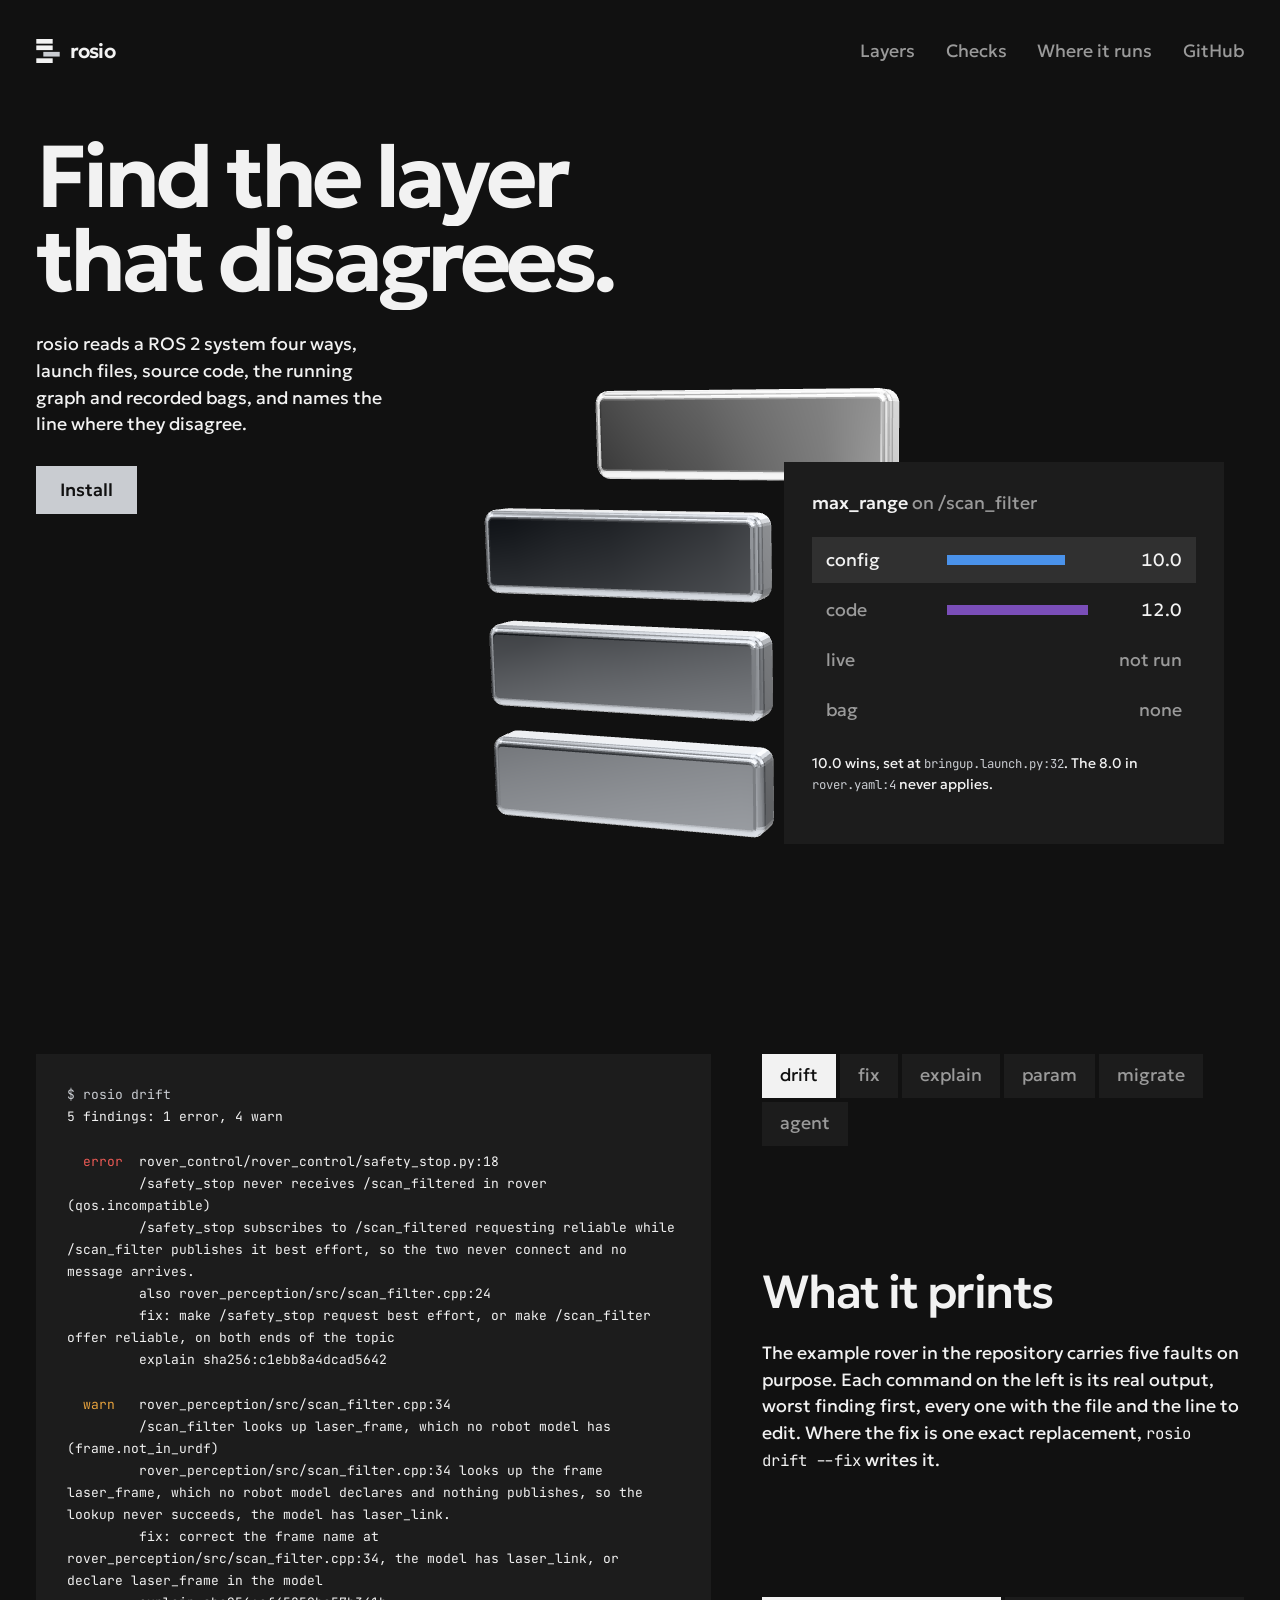
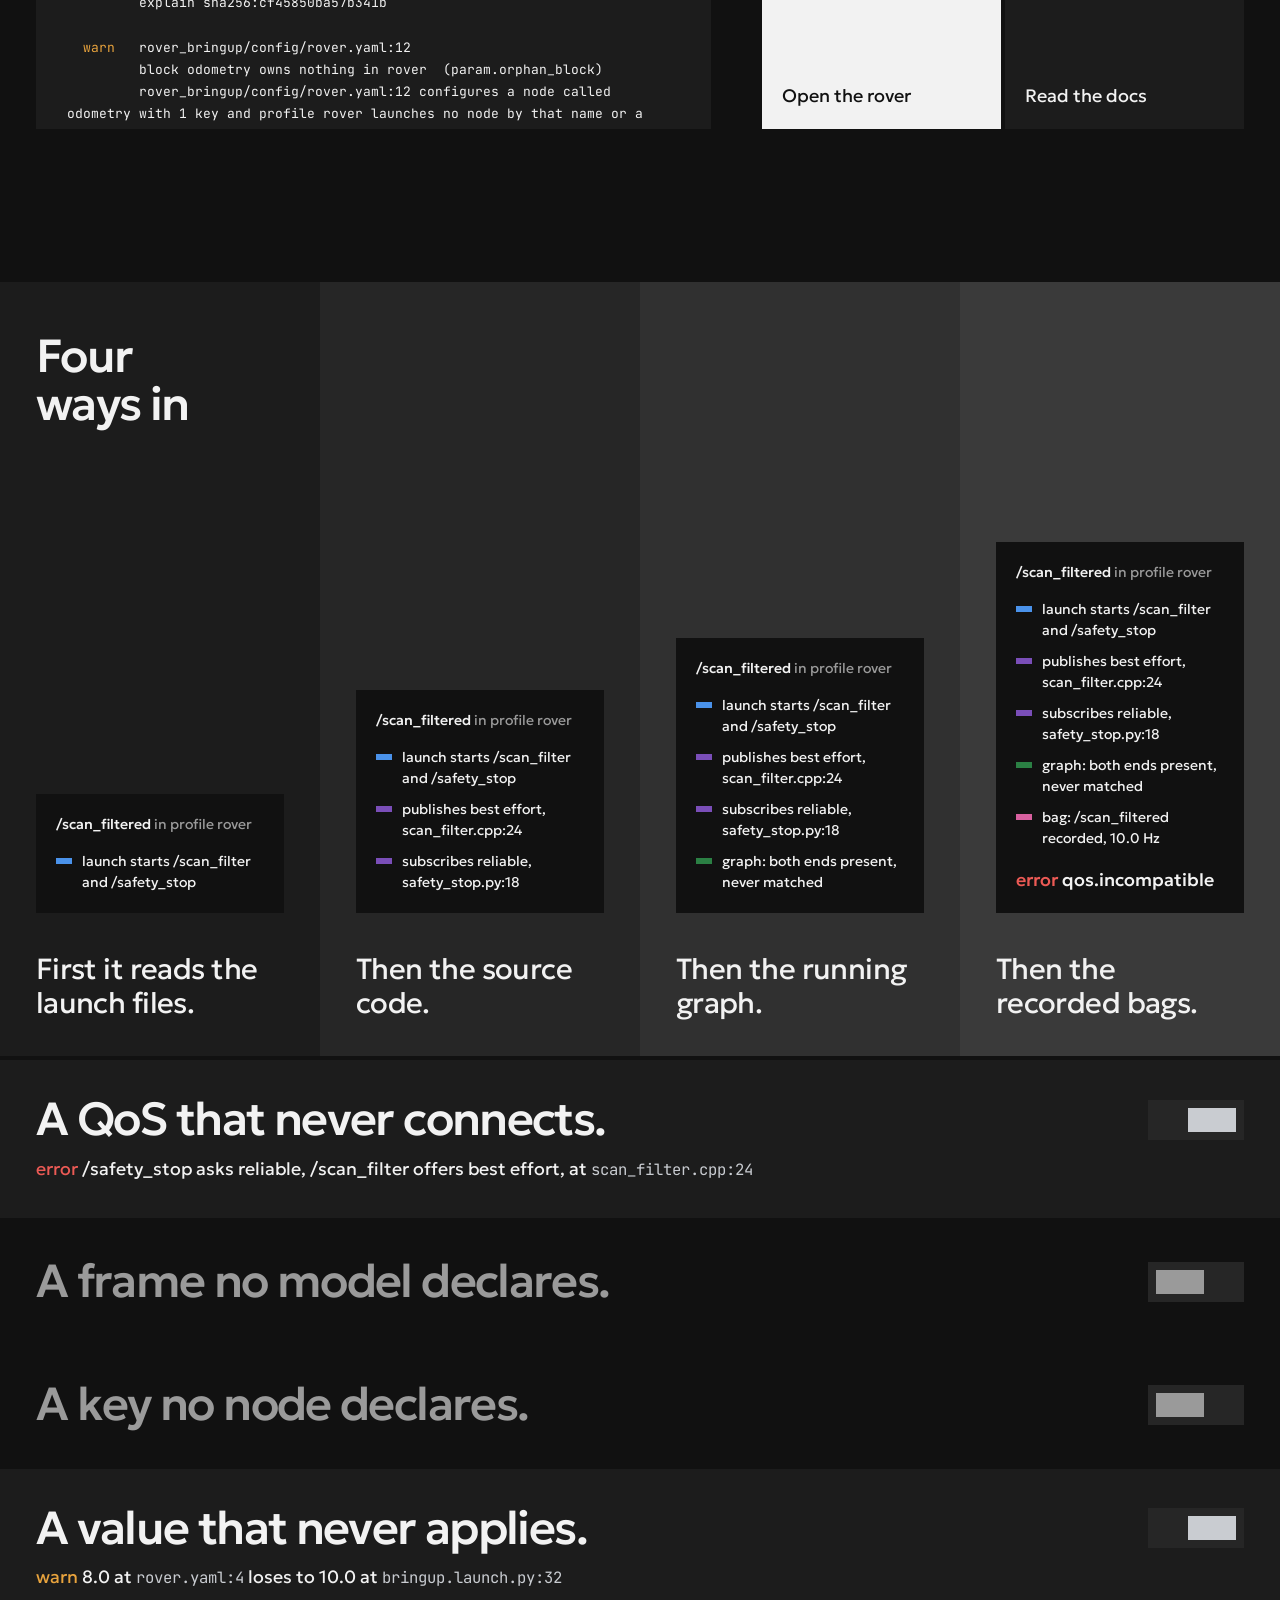
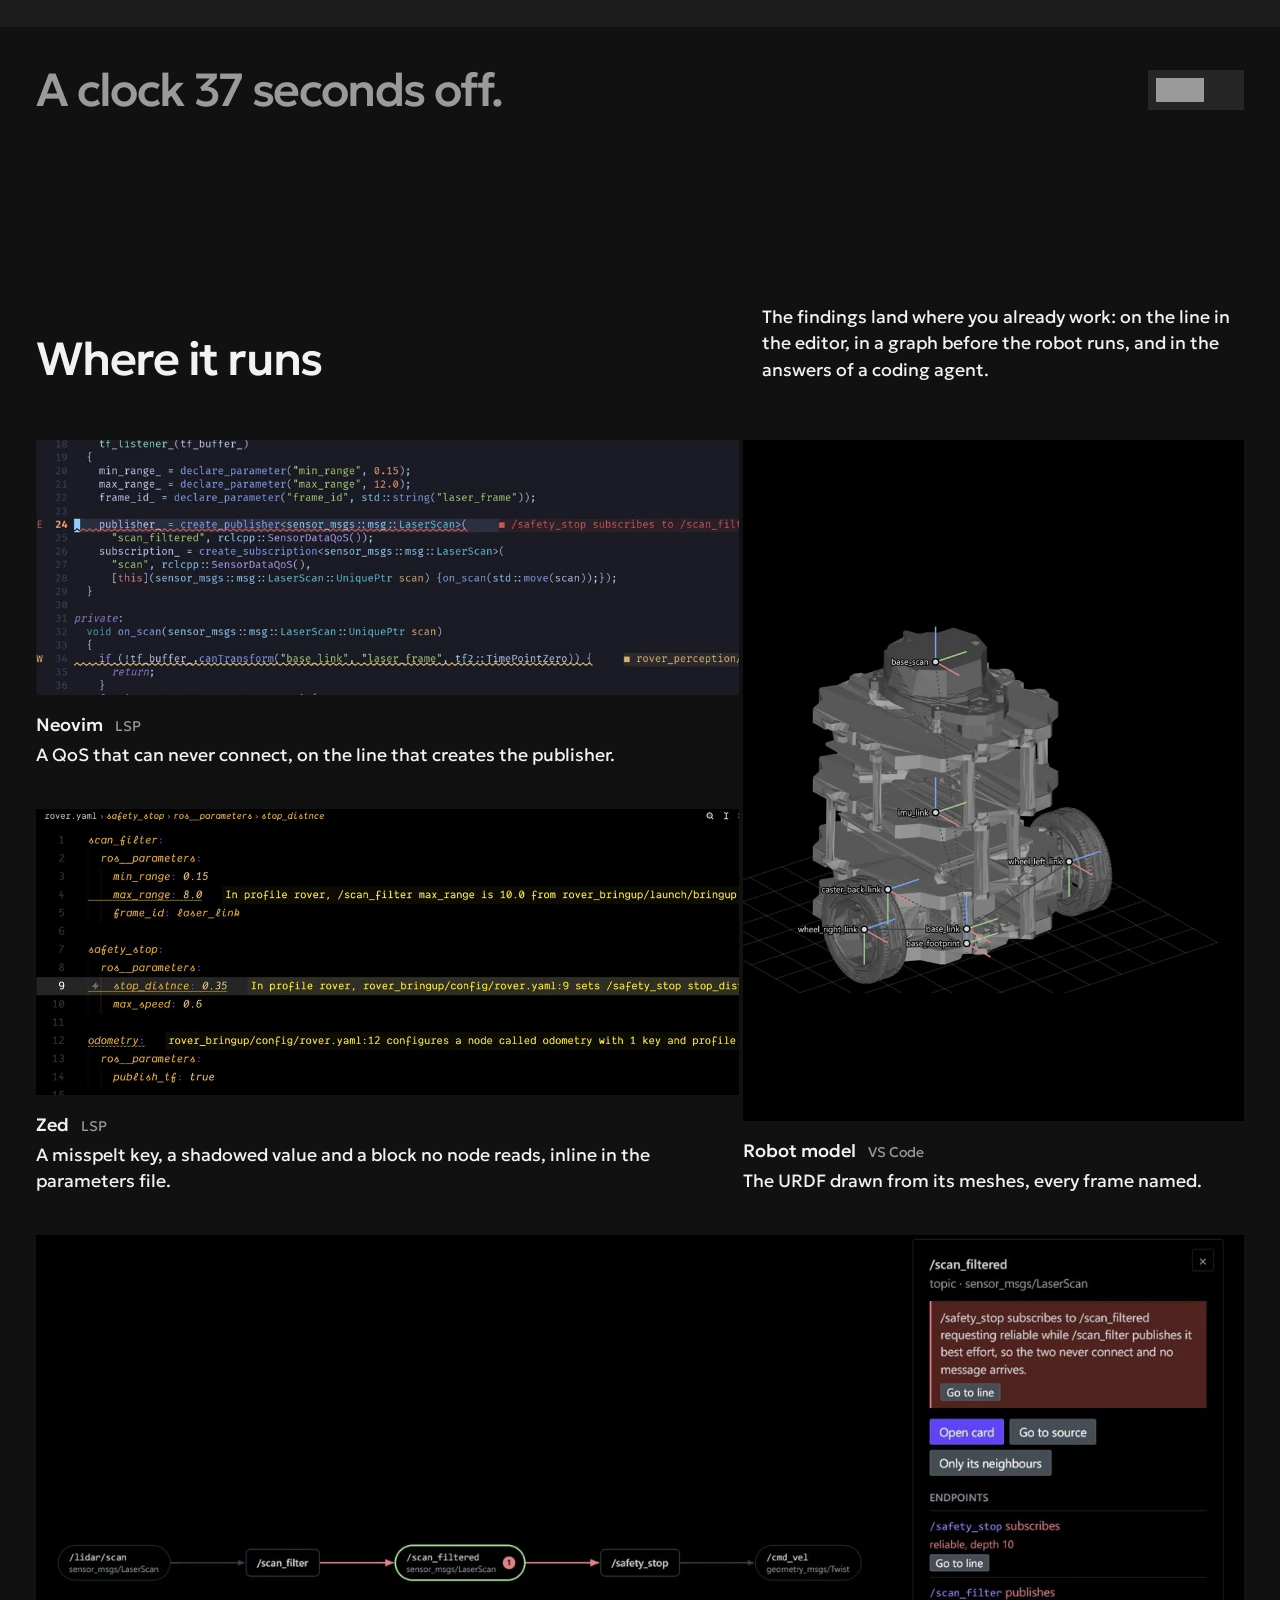
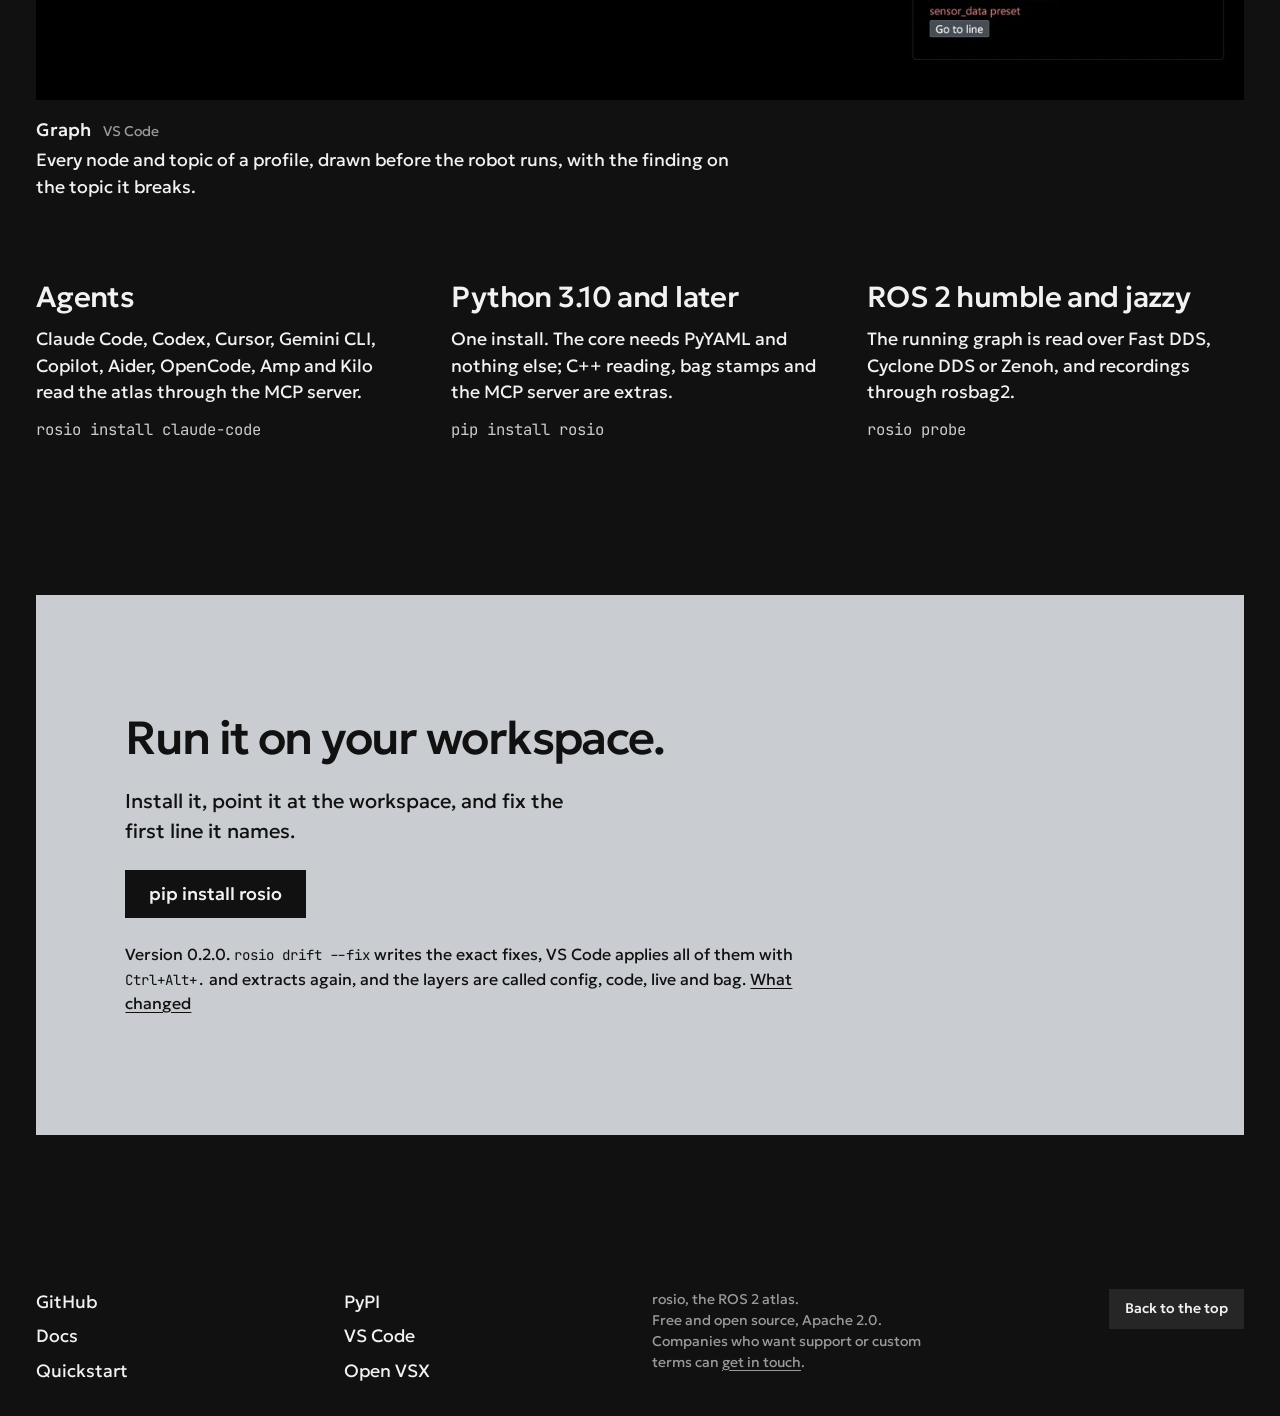
<file: index.html>
<!doctype html>
<html lang="en">
<head>
<meta charset="utf-8">
<meta name="viewport" content="width=device-width, initial-scale=1">
<title>rosio: find the layer that disagrees</title>
<meta name="description" content="rosio reads a ROS 2 system four ways: launch files, source code, the running graph and recorded bags. It names the line where they disagree.">
<link rel="preload" href="assets/fonts/geologica-latin.woff2" as="font" type="font/woff2" crossorigin>
<link rel="icon" href="favicon.svg" type="image/svg+xml">
<link rel="stylesheet" href="site.css">
</head>
<body>
<header class="top">
  <a class="home" href="#top" aria-label="rosio, back to the top">
    <svg viewBox="2 2 20 20.5" aria-hidden="true"><rect x="2" y="2" width="14" height="4"/><rect x="2" y="7.5" width="14" height="4"/><rect class="slid" x="8" y="13" width="14" height="4"/><rect x="2" y="18.5" width="14" height="4"/></svg>
    <span>rosio</span>
  </a>
  <nav aria-label="Sections">
    <a href="#layers">Layers</a>
    <a href="#checks">Checks</a>
    <a href="#where">Where it runs</a>
    <a href="https://github.com/sa1ntsinner/rosio">GitHub</a>
  </nav>
</header>

<main id="top">
<section class="hero" aria-labelledby="hero-title">
  <div class="hero-words">
    <h1 id="hero-title" class="masked"><span><span>Find the layer</span></span> <span><span>that disagrees.</span></span></h1>
    <p class="lead">rosio reads a ROS 2 system four ways, launch files, source code, the running graph and recorded bags, and names the line where they disagree.</p>
    <a class="button" href="#install">Install</a>
  </div>
  <div class="stage">
    <canvas class="solid" aria-hidden="true"></canvas>
    <div class="reader" data-ui aria-label="One parameter of the example rover, read by each layer">
      <p class="reader-name"><b>max_range</b> on /scan_filter</p>
      <div class="scale" role="radiogroup" aria-label="Layer">
        <button role="radio" aria-checked="true" tabindex="0" data-layer="declared" style="--c: var(--declared); --v: 10">
          <span class="layer">config</span><span class="gauge"><i></i></span><span class="value">10.0</span>
        </button>
        <button role="radio" aria-checked="false" tabindex="-1" data-layer="coded" style="--c: var(--coded); --v: 12">
          <span class="layer">code</span><span class="gauge"><i></i></span><span class="value">12.0</span>
        </button>
        <button role="radio" aria-checked="false" tabindex="-1" data-layer="observed" style="--c: var(--observed); --v: 0">
          <span class="layer">live</span><span class="gauge"><i></i></span><span class="value">not run</span>
        </button>
        <button role="radio" aria-checked="false" tabindex="-1" data-layer="recorded" style="--c: var(--recorded); --v: 0">
          <span class="layer">bag</span><span class="gauge"><i></i></span><span class="value">none</span>
        </button>
      </div>
      <p class="readout" aria-live="polite">10.0 wins, set at <code>bringup.launch.py:32</code>. The 8.0 in <code>rover.yaml:4</code> never applies.</p>
    </div>
  </div>
</section>

<section id="output" class="show" aria-labelledby="output-title">
  <figure class="plate" data-ui>
    <pre class="sheet is-on" id="sheet-drift"><span class="prompt">$ rosio drift</span>
5 findings: 1 error, 4 warn

  <span class="sev-error">error</span>  rover_control/rover_control/safety_stop.py:18
         /safety_stop never receives /scan_filtered in rover  (qos.incompatible)
         /safety_stop subscribes to /scan_filtered requesting reliable while /scan_filter publishes it best effort, so the two never connect and no message arrives.
         also rover_perception/src/scan_filter.cpp:24
         fix: make /safety_stop request best effort, or make /scan_filter offer reliable, on both ends of the topic
         explain sha256:c1ebb8a4dcad5642

  <span class="sev-warn">warn</span>   rover_perception/src/scan_filter.cpp:34
         /scan_filter looks up laser_frame, which no robot model has  (frame.not_in_urdf)
         rover_perception/src/scan_filter.cpp:34 looks up the frame laser_frame, which no robot model declares and nothing publishes, so the lookup never succeeds, the model has laser_link.
         fix: correct the frame name at rover_perception/src/scan_filter.cpp:34, the model has laser_link, or declare laser_frame in the model
         explain sha256:cf45850ba57b341b

  <span class="sev-warn">warn</span>   rover_bringup/config/rover.yaml:12
         block odometry owns nothing in rover  (param.orphan_block)
         rover_bringup/config/rover.yaml:12 configures a node called odometry with 1 key and profile rover launches no node by that name or a similar one. Launch the node there, or delete the block at rover_bringup/config/rover.yaml:12 once no profile launches it.
         fix: Launch the node in profile rover, or delete the odometry block once no profile launches it.
         explain sha256:3065b6eec80640a2

  <span class="sev-warn">warn</span>   rover_bringup/config/rover.yaml:9
         stop_distnce is set for /safety_stop and never declared  (param.set_undeclared)
         In profile rover, rover_bringup/config/rover.yaml:9 sets /safety_stop stop_distnce to 0.35 and rover_control/rover_control/safety_stop.py declares no parameter with that name, so the value is ignored. /safety_stop declares stop_distance, which is likely what was meant.
         fix: Rename stop_distnce to stop_distance at rover_bringup/config/rover.yaml:9, or correct the declaration if stop_distance is the misspelling.
         explain sha256:9a95f3b696408c0b

  <span class="sev-warn">warn</span>   rover_bringup/config/rover.yaml:4
         max_range at rover_bringup/config/rover.yaml:4 is overridden  (param.shadowed)
         In profile rover, /scan_filter max_range is 10.0 from rover_bringup/launch/bringup.launch.py:32, so 8.0 at rover_bringup/config/rover.yaml:4 never takes effect. Edit rover_bringup/launch/bringup.launch.py:32 to change it.
         also rover_bringup/launch/bringup.launch.py:32
         fix: Change the value at rover_bringup/launch/bringup.launch.py:32, or remove the losing line at rover_bringup/config/rover.yaml:4 so one file states it.
         explain sha256:b6f316b409a59f3d

  rosio drift --fix applies 2 exact fixes
  explain takes a fingerprint above, a finding id or a rule id</pre>
    <pre class="sheet" id="sheet-fix"><span class="prompt">$ rosio drift --fix</span>
  fixed       rover_perception/src/scan_filter.cpp:34: laser_frame is now laser_link
  fixed       rover_bringup/config/rover.yaml:9: stop_distnce is now stop_distance
2 lines edited, rosio extract again to see what is left</pre>
    <pre class="sheet" id="sheet-explain"><span class="prompt">$ rosio explain sha256:c1ebb8a4dcad5642</span>
<span class="sev-error">error</span> qos.incompatible: /safety_stop never receives /scan_filtered in rover
  about /scan_filtered
  in rover the coded layer has /scan_filter offering best effort on /scan_filtered and /safety_stop requesting reliable; a subscription that asks for more than a publisher offers is never matched
  fix: make /safety_stop request best effort, or make /scan_filter offer reliable, on both ends of the topic
  say: /safety_stop subscribes to /scan_filtered requesting reliable while /scan_filter publishes it best effort, so the two never connect and no message arrives.
      rover_control/rover_control/safety_stop.py:18 rover_control.safety_stop.SafetyStop.__init__
      rover_perception/src/scan_filter.cpp:24 ScanFilter::ScanFilter
  profiles rover</pre>
    <pre class="sheet" id="sheet-param"><span class="prompt">$ rosio param /controller_server use_sim_time</span>
use_sim_time on /controller_server   state effective
  profile nav2_bringup_composed
    effective False (bool)   edit nav2_bringup/launch/navigation_launch.py:253 [install]
    rank 0 wins launch_inline_dict   False (bool)
        nav2_bringup/launch/navigation_launch.py:253 [install] SetParameter</pre>
    <pre class="sheet" id="sheet-migrate"><span class="prompt">$ rosio migrate plan --from humble --to lyrical</span>
rosio migrate humble -&gt; lyrical: 35 changes in 7 packages, 0 rewritten by apply, 35 by hand

action_tutorials_cpp
  src/action_tutorials_cpp/CMakeLists.txt:34  removed in lyrical  ament_target_dependencies() is removed; link each package's exported targets with target_link_libraries; exports for rclcpp, rclcpp_action, rclcpp_components are not measured per release; check the package's exported targets and link by hand
                                              https://github.com/ament/ament_cmake/pull/614

composition
  src/composition/CMakeLists.txt:30  removed in lyrical  ament_target_dependencies() is removed; link each package's exported targets with target_link_libraries; exports for rclcpp, rclcpp_components, std_msgs are not measured per release; check the package's exported targets and link by hand
                                     https://github.com/ament/ament_cmake/pull/614
  src/composition/CMakeLists.txt:41  removed in lyrical  ament_target_dependencies() is removed; link each package's exported targets with target_link_libraries; exports for rclcpp, rclcpp_components, std_msgs are not measured per release; check the package's exported targets and link by hand
                                     https://github.com/ament/ament_cmake/pull/614
  src/composition/CMakeLists.txt:52  removed in lyrical  ament_target_dependencies() is removed; link each package's exported targets with target_link_libraries; exports for rclcpp, rclcpp_components, std_msgs are not measured per release; check the package's exported targets and link by hand
                                     https://github.com/ament/ament_cmake/pull/614
  src/composition/CMakeLists.txt:63  removed in lyrical  ament_target_dependencies() is removed; link each package's exported targets with target_link_libraries; exports for example_interfaces, rclcpp, rclcpp_components are not measured per release; check the package's exported targets and link by hand
                                     https://github.com/ament/ament_cmake/pull/614</pre>
    <pre class="sheet" id="sheet-agent">rosio atlas, schema 1.32, 1896 entities and 2247 edges
layers present: declared   capabilities: drift.findings, layer.declared, param.candidates, profile.entrypoints
profiles (1): nav2_bringup_composed
entities: file 584, type 530, param 352, pparam 128, plugin 94, pkg 85, frame 48, pinst 24, launchent 18, node 17, and 4 more kinds
coverage: 4 values unresolved of 1059 wanted, rate 0.996
  weakest: other 0.96, frame_id 1.00, node_name 1.00
drift: 28 findings, 25 info, 3 warn
  <span class="sev-warn">warn</span>  extract.input_refused  nav2_theta_star_planner/global_planner_plugin.xml was refused: plugin_manifest_missing   nav2_theta_star_planner/global_planner_plugin.xml [install]
  <span class="sev-warn">warn</span>  param.orphan_block  block loopback_simulator owns nothing in nav2_bringup_composed   nav2_bringup/params/nav2_params.yaml:458 [install]
  <span class="sev-warn">warn</span>  param.orphan_block  block map_saver owns nothing in nav2_bringup_composed   nav2_bringup/params/nav2_params.yaml:271 [install]
  <span class="note">info</span>  plugin.inert_by_design  block static_layer is configured and not selected in nav2_bringup_composed   nav2_bringup/params/nav2_params.yaml:226 [install]
next: param_chain for one parameter value, drift for the findings, explain for one entity, query for plain words</pre>
  </figure>
  <div class="show-text">
    <div class="tabs" role="tablist" aria-label="Commands">
      <button role="tab" aria-selected="true" aria-controls="sheet-drift" data-sheet="drift">drift</button>
      <button role="tab" aria-selected="false" aria-controls="sheet-fix" tabindex="-1" data-sheet="fix">fix</button>
      <button role="tab" aria-selected="false" aria-controls="sheet-explain" tabindex="-1" data-sheet="explain">explain</button>
      <button role="tab" aria-selected="false" aria-controls="sheet-param" tabindex="-1" data-sheet="param">param</button>
      <button role="tab" aria-selected="false" aria-controls="sheet-migrate" tabindex="-1" data-sheet="migrate">migrate</button>
      <button role="tab" aria-selected="false" aria-controls="sheet-agent" tabindex="-1" data-sheet="agent">agent</button>
    </div>
    <div class="show-words">
      <h2 id="output-title">What it prints</h2>
      <p>The example rover in the repository carries five faults on purpose. Each command on the left is its real output, worst finding first, every one with the file and the line to edit. Where the fix is one exact replacement, <code>rosio drift --fix</code> writes it.</p>
    </div>
    <div class="cells">
      <a class="cell ink" href="https://github.com/sa1ntsinner/rosio/tree/main/examples/rover_ws">Open the rover</a>
      <a class="cell" href="https://github.com/sa1ntsinner/rosio/tree/main/docs">Read the docs</a>
    </div>
  </div>
</section>

<section id="layers" class="layers" aria-labelledby="layers-title">
  <div class="field">
    <h2 id="layers-title">Four ways in</h2>
    <div class="card" data-ui>
      <p class="card-head"><b>/scan_filtered</b> in profile rover</p>
      <p class="row" style="--c: var(--declared)"><span class="chip"></span>launch starts /scan_filter and /safety_stop</p>
    </div>
    <p class="clause">First it reads the launch files.</p>
  </div>
  <div class="field">
    <div class="card" data-ui>
      <p class="card-head"><b>/scan_filtered</b> in profile rover</p>
      <p class="row" style="--c: var(--declared)"><span class="chip"></span>launch starts /scan_filter and /safety_stop</p>
      <p class="row" style="--c: var(--coded)"><span class="chip"></span>publishes best effort, scan_filter.cpp:24</p>
      <p class="row" style="--c: var(--coded)"><span class="chip"></span>subscribes reliable, safety_stop.py:18</p>
    </div>
    <p class="clause">Then the source code.</p>
  </div>
  <div class="field">
    <div class="card" data-ui>
      <p class="card-head"><b>/scan_filtered</b> in profile rover</p>
      <p class="row" style="--c: var(--declared)"><span class="chip"></span>launch starts /scan_filter and /safety_stop</p>
      <p class="row" style="--c: var(--coded)"><span class="chip"></span>publishes best effort, scan_filter.cpp:24</p>
      <p class="row" style="--c: var(--coded)"><span class="chip"></span>subscribes reliable, safety_stop.py:18</p>
      <p class="row" style="--c: var(--observed)"><span class="chip"></span>graph: both ends present, never matched</p>
    </div>
    <p class="clause">Then the running graph.</p>
  </div>
  <div class="field">
    <div class="card" data-ui>
      <p class="card-head"><b>/scan_filtered</b> in profile rover</p>
      <p class="row" style="--c: var(--declared)"><span class="chip"></span>launch starts /scan_filter and /safety_stop</p>
      <p class="row" style="--c: var(--coded)"><span class="chip"></span>publishes best effort, scan_filter.cpp:24</p>
      <p class="row" style="--c: var(--coded)"><span class="chip"></span>subscribes reliable, safety_stop.py:18</p>
      <p class="row" style="--c: var(--observed)"><span class="chip"></span>graph: both ends present, never matched</p>
      <p class="row" style="--c: var(--recorded)"><span class="chip"></span>bag: /scan_filtered recorded, 10.0 Hz</p>
      <p class="verdict"><span class="sev-error">error</span> qos.incompatible</p>
    </div>
    <p class="clause">Then the recorded bags.</p>
  </div>
</section>

<section id="checks" class="checks" aria-label="Five checks on the example rover">
  <div class="band" data-on>
    <h3>A QoS that never connects.</h3>
    <button class="switch" data-ui role="switch" aria-checked="true" aria-label="Show the QoS finding"><i></i></button>
    <p class="said"><span class="sev-error">error</span> /safety_stop asks reliable, /scan_filter offers best effort, at <code>scan_filter.cpp:24</code></p>
  </div>
  <div class="band">
    <h3>A frame no model declares.</h3>
    <button class="switch" data-ui role="switch" aria-checked="false" aria-label="Show the frame finding"><i></i></button>
    <p class="said"><span class="sev-warn">warn</span> laser_frame is looked up at <code>scan_filter.cpp:34</code>, the model has laser_link</p>
  </div>
  <div class="band">
    <h3>A key no node declares.</h3>
    <button class="switch" data-ui role="switch" aria-checked="false" aria-label="Show the parameter key finding"><i></i></button>
    <p class="said"><span class="sev-warn">warn</span> stop_distnce is set at <code>rover.yaml:9</code>, the node declares stop_distance</p>
  </div>
  <div class="band" data-on>
    <h3>A value that never applies.</h3>
    <button class="switch" data-ui role="switch" aria-checked="true" aria-label="Show the shadowed value finding"><i></i></button>
    <p class="said"><span class="sev-warn">warn</span> 8.0 at <code>rover.yaml:4</code> loses to 10.0 at <code>bringup.launch.py:32</code></p>
  </div>
  <div class="band">
    <h3>A clock 37 seconds off.</h3>
    <button class="switch" data-ui role="switch" aria-checked="false" aria-label="Show the clock finding"><i></i></button>
    <p class="said"><span class="sev-error">error</span> /scan stamps sit -36.980 s from the receive time, the TAI to UTC offset</p>
  </div>
</section>

<section id="where" class="where" aria-labelledby="where-title">
  <div class="where-head">
    <h2 id="where-title">Where it runs</h2>
    <p>The findings land where you already work: on the line in the editor, in a graph before the robot runs, and in the answers of a coding agent.</p>
  </div>
  <div class="shots">
    <figure class="shot nvim">
      <div class="crop"><img src="assets/where/neovim.webp" width="1100" height="400" alt="Neovim marking create_publisher in scan_filter.cpp with the QoS error"></div>
      <figcaption><b>Neovim</b><span>LSP</span><p>A QoS that can never connect, on the line that creates the publisher.</p></figcaption>
    </figure>
    <figure class="shot robot">
      <div class="crop"><img src="assets/where/vscode-robot.webp" width="800" height="680" alt="TurtleBot3 Burger drawn from its URDF with every frame named"></div>
      <figcaption><b>Robot model</b><span>VS Code</span><p>The URDF drawn from its meshes, every frame named.</p></figcaption>
    </figure>
    <figure class="shot zed">
      <div class="crop"><img src="assets/where/zed.webp" width="1300" height="528" alt="Zed showing rosio findings inline in rover.yaml"></div>
      <figcaption><b>Zed</b><span>LSP</span><p>A misspelt key, a shadowed value and a block no node reads, inline in the parameters file.</p></figcaption>
    </figure>
    <figure class="shot graph">
      <div class="crop"><img src="assets/where/vscode-graph.webp" width="1480" height="570" alt="The rosio graph in VS Code around /scan_filtered with the QoS finding open"></div>
      <figcaption><b>Graph</b><span>VS Code</span><p>Every node and topic of a profile, drawn before the robot runs, with the finding on the topic it breaks.</p></figcaption>
    </figure>
  </div>
  <div class="needs">
    <div><h3>Agents</h3><p>Claude Code, Codex, Cursor, Gemini CLI, Copilot, Aider, OpenCode, Amp and Kilo read the atlas through the MCP server.</p><code>rosio install claude-code</code></div>
    <div><h3>Python 3.10 and later</h3><p>One install. The core needs PyYAML and nothing else; C++ reading, bag stamps and the MCP server are extras.</p><code>pip install rosio</code></div>
    <div><h3>ROS 2 humble and jazzy</h3><p>The running graph is read over Fast DDS, Cyclone DDS or Zenoh, and recordings through rosbag2.</p><code>rosio probe</code></div>
  </div>
</section>

<section id="install" class="close" aria-labelledby="install-title">
  <h2 id="install-title">Run it on your workspace.</h2>
  <p>Install it, point it at the workspace, and fix the first line it names.</p>
  <button class="button dark copy" type="button" data-copy='pip install "rosio[cpp,stamps,mcp]"'>pip install rosio</button>
  <p class="release">Version 0.2.0. <code>rosio drift --fix</code> writes the exact fixes, VS Code applies all of them with <code>Ctrl+Alt+.</code> and extracts again, and the layers are called config, code, live and bag. <a href="https://github.com/sa1ntsinner/rosio/releases/tag/v0.2.0">What changed</a></p>
</section>
</main>

<footer class="foot">
  <div class="links">
    <nav aria-label="Project"><a href="https://github.com/sa1ntsinner/rosio">GitHub</a><a href="https://github.com/sa1ntsinner/rosio/tree/main/docs">Docs</a><a href="https://github.com/sa1ntsinner/rosio#quickstart">Quickstart</a></nav>
    <nav aria-label="Packages"><a href="https://pypi.org/project/rosio/">PyPI</a><a href="https://marketplace.visualstudio.com/items?itemName=sa1ntsinner.rosio">VS Code</a><a href="https://open-vsx.org/extension/sa1ntsinner/rosio">Open VSX</a></nav>
    <p>rosio, the ROS 2 atlas.<br>Free and open source, Apache 2.0.<br>Companies who want support or custom terms can <a href="https://github.com/sa1ntsinner">get in touch</a>.</p>
    <a class="button small" href="#top">Back to the top</a>
  </div>
</footer>
<script src="site.js" defer></script>
<script type="module" src="mark.js"></script>
</body>
</html>
</file>
<file: site.css>
@font-face { font-family: "Geologica"; font-weight: 300 800; font-display: swap; src: url(assets/fonts/geologica-latin.woff2) format("woff2"); unicode-range: U+0000-00FF, U+0131, U+0152-0153, U+02BB-02BC, U+02C6, U+02DA, U+02DC, U+2000-206F, U+20AC, U+2122, U+2191, U+2193, U+2212, U+2215, U+FEFF, U+FFFD; }
@font-face { font-family: "Geologica"; font-weight: 300 800; font-display: swap; src: url(assets/fonts/geologica-latin-ext.woff2) format("woff2"); unicode-range: U+0100-02BA, U+02BD-02C5, U+02C7-02CC, U+02CE-02D7, U+02DD-02FF, U+1E00-1EFF, U+2020, U+20A0-20AB, U+20AD-20C0, U+2113, U+2C60-2C7F, U+A720-A7FF; }
@font-face { font-family: "JetBrains Mono"; font-weight: 400 600; font-display: swap; src: url(assets/fonts/jetbrains-mono-latin.woff2) format("woff2"); unicode-range: U+0000-00FF, U+2000-206F, U+2212; } /* taste-skill-ignore: code face */

:root {
  --bg: #111111;
  --raised: #1c1c1c;
  --raised-2: #262626;
  --raised-3: #303030;
  --ink: #f2f2f2;
  --soft: #9a9a9a;
  --accent: #c9ccd1;
  --accent-hi: #e4e6e9;
  --declared: #4a92ea;
  --coded: #7a4eb8;
  --observed: #2b8044;
  --recorded: #d8609f;
  --error: #ec5a55;
  --warn: #e8a33d;

  --face: "Geologica", system-ui, sans-serif;
  --code: "JetBrains Mono", ui-monospace, monospace; /* taste-skill-ignore: code only */
  --margin: clamp(16px, 2.8vw, 40px);
  --gap: clamp(112px, 12vw, 168px);
  --display: clamp(3.25rem, 1rem + 5.6vw, 6.25rem);
  --head: clamp(2rem, 1.3rem + 2vw, 3.25rem);
  --third: clamp(1.375rem, 1.1rem + .9vw, 1.875rem);
  --body: clamp(1rem, .95rem + .2vw, 1.125rem);
  --small: .875rem;
  --ease: cubic-bezier(.16, 1, .3, 1);
  color-scheme: dark;
}

*, *::before, *::after { box-sizing: border-box; }
html { scroll-behavior: smooth; }
body { margin: 0; background: var(--bg); color: var(--ink); font: 400 var(--body)/1.5 var(--face); -webkit-font-smoothing: antialiased; }
img { display: block; max-width: 100%; height: auto; }
a { color: inherit; }
h1, h2, h3, p { margin: 0; }
h1, h2, h3 { font-weight: 500; text-wrap: balance; }
h2 { font-size: var(--head); line-height: 1.02; letter-spacing: -0.035em; }
h3 { font-size: var(--third); line-height: 1.15; letter-spacing: -0.02em; }
code, pre { font-family: var(--code); }
code { font-size: .88em; }
button { font: inherit; color: inherit; }
:focus-visible { outline: 2px solid var(--accent); outline-offset: 3px; }
.sev-error { color: var(--error); }
.sev-warn { color: var(--warn); }
.prompt { color: var(--accent); }
.note { color: var(--soft); }

.button {
  display: inline-flex; align-items: center; justify-self: start; height: 48px; padding: 0 24px;
  background: var(--accent); color: var(--bg); border: 0; cursor: pointer;
  font-weight: 500; text-decoration: none;
  transition: transform .2s var(--ease), background-color .2s;
}
.button:hover { background: var(--accent-hi); }
.button:active { transform: translateY(1px); }
.button.dark { background: var(--bg); color: var(--ink); }
.button.dark:hover { background: var(--raised); }
.button.small { height: 40px; padding: 0 16px; background: var(--raised-2); color: var(--ink); }
.button.small:hover { background: var(--raised-3); }

/* the top bar sits on the hero, nothing behind it */
.top { position: absolute; inset: 0 0 auto; z-index: 2; display: flex; justify-content: space-between; align-items: center; padding: var(--margin); }
.home { display: inline-flex; align-items: center; gap: 10px; text-decoration: none; font-weight: 600; font-size: 1.25rem; letter-spacing: -0.04em; }
.home svg { width: 24px; height: 24px; fill: var(--ink); }
.home .slid { fill: var(--accent); }
.top nav { display: flex; gap: clamp(16px, 2.4vw, 36px); }
.top nav a { text-decoration: none; color: var(--soft); transition: color .2s; }
.top nav a:hover { color: var(--ink); }

/* hero: words upper left, the chrome mark and the reader below right */
.hero { position: relative; min-height: max(100svh, 760px); }
.hero-words { position: relative; z-index: 1; display: grid; gap: 28px; padding: clamp(120px, 15svh, 168px) var(--margin) 0; max-width: 980px; }
h1 { font-size: var(--display); line-height: .96; letter-spacing: -0.05em; font-weight: 600; }
h1 > span { display: block; overflow: hidden; padding-bottom: .08em; margin-bottom: -.08em; }
h1 > span > span { display: block; }
.lead { max-width: 30ch; }
.stage {
  position: absolute; left: calc(100% / 3); top: 36%; right: 0; bottom: 0;
}
.solid { position: absolute; inset: 0; width: 100%; height: 100%; opacity: 0; transition: opacity 1.4s var(--ease); }
.stage.live .solid { opacity: 1; }
.reader {
  position: absolute; right: 56px; bottom: 56px; width: min(440px, calc(100% - 112px));
  display: grid; gap: 20px; padding: 28px; background: var(--raised);
}
.reader-name { color: var(--soft); }
.reader-name b { color: var(--ink); font-weight: 500; }
.scale { display: grid; gap: 4px; }
.scale button {
  display: grid; grid-template-columns: 6em 1fr 4.5em; align-items: center; gap: 14px;
  height: 46px; padding: 0 14px; background: transparent; border: 0; cursor: pointer; text-align: left;
  transition: background-color .2s;
}
.scale button:hover { background: var(--raised-2); }
.scale button[aria-checked="true"] { background: var(--raised-3); }
.layer { color: var(--soft); }
.scale button[aria-checked="true"] .layer { color: var(--ink); }
.gauge { position: relative; height: 10px; }
.gauge i { position: absolute; inset: 0 auto 0 0; width: calc(var(--v) / 12 * 100%); background: var(--c); }
.value { text-align: right; font-variant-numeric: tabular-nums; }
.scale button[style*="--v: 0"] .value { color: var(--soft); }
.readout { min-height: 4.5em; font-size: var(--small); }
.readout code { color: var(--accent); }

/* a square plate of real output, the words beside it */
.show { display: grid; grid-template-columns: minmax(0, 7fr) minmax(0, 5fr); gap: clamp(32px, 4vw, 64px); padding: var(--gap) var(--margin) 0; }
.plate { margin: 0; aspect-ratio: 1; min-height: 0; overflow: auto; padding: clamp(20px, 2.4vw, 36px); background: var(--raised); }
.sheet { display: none; margin: 0; font-size: .8125rem; line-height: 1.7; white-space: pre-wrap; overflow-wrap: anywhere; }
.sheet.is-on { display: block; animation: rise .45s var(--ease); }
.show-text { display: grid; grid-template-rows: auto 1fr auto; gap: 48px; }
.tabs { display: flex; flex-wrap: wrap; gap: 4px; }
.tabs button { height: 44px; padding: 0 18px; border: 0; background: var(--raised); color: var(--soft); cursor: pointer; transition: background-color .2s, color .2s; }
.tabs button:hover { color: var(--ink); }
.tabs button[aria-selected="true"] { background: var(--ink); color: var(--bg); }
.show-words { display: grid; gap: 24px; align-content: center; }
.show-words p { max-width: 40ch; }
.cells { display: grid; grid-template-columns: 1fr 1fr; gap: 4px; }
.cell { display: flex; align-items: end; height: 132px; padding: 20px; background: var(--raised); text-decoration: none; font-size: 1.125rem; transition: background-color .2s; }
.cell:hover { background: var(--raised-2); }
.cell.ink { background: var(--ink); color: var(--bg); }
.cell.ink:hover { background: #ffffff; }

/* four fields, one card grows a row per layer */
.layers { display: grid; grid-template-columns: repeat(4, minmax(0, 1fr)); margin-top: var(--gap); }
.field { position: relative; display: grid; grid-template-rows: 1fr auto; gap: 40px; min-height: min(86svh, 780px); padding: var(--margin); padding-top: clamp(32px, 4vw, 56px); }
.field:nth-child(1) { background: var(--raised); }
.field:nth-child(2) { background: var(--raised-2); }
.field:nth-child(3) { background: var(--raised-3); }
.field:nth-child(4) { background: #3a3a3a; }
.field h2 { position: absolute; top: clamp(32px, 4vw, 56px); left: var(--margin); right: var(--margin); }
.card { align-self: end; display: grid; gap: 10px; padding: 20px; background: var(--bg); font-size: var(--small); }
.card-head { color: var(--soft); margin-bottom: 6px; }
.card-head b { color: var(--ink); font-weight: 500; }
.row { display: grid; grid-template-columns: 16px 1fr; gap: 10px; align-items: baseline; }
.row .chip { width: 16px; height: 6px; background: var(--c); transform: translateY(-2px); }
.verdict { margin-top: 8px; font-size: var(--body); font-weight: 500; }
.clause { font-size: var(--third); line-height: 1.15; letter-spacing: -0.02em; }

/* five bands, each a sentence with a switch that says what rosio printed */
.checks { margin-top: 4px; display: grid; gap: 4px; }
.band { display: grid; grid-template-columns: minmax(0, 1fr) auto; align-items: center; gap: 12px 32px; padding: 36px var(--margin); background: var(--bg); transition: background-color .4s var(--ease); }
.band h3 { font-size: var(--head); line-height: 1.02; letter-spacing: -0.035em; color: var(--soft); transition: color .4s var(--ease); }
.band[data-on] { background: var(--raised); }
.band[data-on] h3 { color: var(--ink); }
.switch { position: relative; width: 96px; height: 40px; padding: 0; border: 0; background: var(--raised-2); cursor: pointer; }
.switch i { position: absolute; top: 8px; left: 8px; width: 48px; height: 24px; background: var(--soft); transition: transform .45s var(--ease), background-color .3s; }
.switch[aria-checked="true"] i { transform: translateX(32px); background: var(--accent); }
.said { grid-column: 1 / -1; display: none; max-width: 72ch; }
.band[data-on] .said { display: block; animation: rise .45s var(--ease); }
.said code { color: var(--accent); }

/* where it runs: four crops of the real editors, then what it needs */
.where { padding: var(--gap) var(--margin) 0; display: grid; gap: 56px; }
.where-head { display: grid; grid-template-columns: minmax(0, 7fr) minmax(0, 5fr); gap: clamp(32px, 4vw, 64px); align-items: end; }
.where-head p { max-width: 42ch; }
.shots { display: grid; grid-template-columns: repeat(12, minmax(0, 1fr)); gap: 40px 4px; }
.shot { margin: 0; display: grid; grid-template-rows: 1fr auto; gap: 16px; min-width: 0; }
.crop { overflow: hidden; background: #000; }
.crop img { width: 100%; height: 100%; object-fit: cover; transition: scale .8s var(--ease); }
.shot:hover .crop img { scale: 1.03; }
.nvim { grid-column: 1 / 8; grid-row: 1; }
.zed { grid-column: 1 / 8; grid-row: 2; }
.robot { grid-column: 8 / 13; grid-row: 1 / 3; }
.robot .crop img { object-fit: contain; }
.graph { grid-column: 1 / 13; grid-row: 3; }
figcaption { display: grid; grid-template-columns: auto 1fr; column-gap: 12px; row-gap: 4px; align-items: baseline; }
figcaption b { font-weight: 500; font-size: 1.125rem; }
figcaption span { color: var(--soft); font-size: var(--small); }
figcaption p { grid-column: 1 / -1; max-width: 60ch; color: var(--ink); }
.needs { display: grid; grid-template-columns: repeat(3, minmax(0, 1fr)); gap: clamp(24px, 3vw, 48px); padding-top: 24px; }
.needs div { display: grid; grid-template-rows: auto 1fr auto; gap: 12px; }
.needs code { color: var(--accent); }

/* the close: one chrome field */
.close { display: grid; align-content: center; justify-items: start; gap: 24px; margin: var(--gap) var(--margin) 0; padding: clamp(40px, 7vw, 120px); min-height: 60svh; background: var(--accent); color: var(--bg); }
.close p { font-size: 1.25rem; max-width: 34ch; }
.close .release { font-size: 1rem; max-width: 62ch; opacity: .78; }
.close .release a, .foot p a { color: inherit; text-decoration: underline; text-underline-offset: 3px; }
.copy.done { background: var(--ink); color: var(--bg); }

/* the footer */
.foot { padding: var(--gap) var(--margin) 32px; }
.links { display: grid; grid-template-columns: repeat(4, minmax(0, 1fr)); gap: 24px; align-items: start; color: var(--soft); font-size: var(--small); }
.links nav { display: grid; gap: 8px; }
.links nav a { color: var(--ink); text-decoration: none; font-size: var(--body); }
.links nav a:hover { color: var(--accent); }
.links .button { justify-self: end; }

/* motion */
@keyframes rise { from { opacity: 0; transform: translateY(12px); } }
.masked > span > span { animation: line .9s var(--ease) both; }
.masked > span:nth-child(2) > span { animation-delay: .11s; }
@keyframes line { from { transform: translateY(105%); } }
.lead, .hero-words .button { animation: rise .7s var(--ease) .4s both; }
.reveal { opacity: 0; transform: translateY(24px); transition: opacity .7s var(--ease), transform .7s var(--ease); }
.reveal.in { opacity: 1; transform: none; }
@media (prefers-reduced-motion: reduce) {
  html { scroll-behavior: auto; }
  *, *::before, *::after { animation: none !important; transition: none !important; }
  .reveal { opacity: 1; transform: none; }
}

@media (max-width: 1100px) {
  .hero { min-height: 0; display: grid; }
  .hero-words { padding-bottom: 48px; }
  .stage { position: relative; left: auto; top: auto; min-height: 600px; }
  .field { min-height: 0; }
  .field h2 { position: static; }
  .field:first-child { grid-template-rows: auto auto auto; }
  .reader { right: var(--margin); bottom: var(--margin); }
  .hero-words { max-width: none; }
  .show, .where-head { grid-template-columns: 1fr; }
  .plate { aspect-ratio: auto; max-height: 72svh; order: 2; }
  .show-text { gap: 32px; }
  .layers { grid-template-columns: 1fr 1fr; }
  .nvim, .zed, .robot, .graph { grid-column: 1 / -1; grid-row: auto; }
  .robot .crop { aspect-ratio: 1; }
  .needs { grid-template-columns: 1fr; }
}
@media (max-width: 700px) {
  .top nav a:not(:last-child) { display: none; }
  .hero-words { padding-top: 104px; padding-bottom: 40px; }
  .stage { min-height: 640px; }
  .reader { left: var(--margin); right: var(--margin); width: auto; padding: 20px; }
  .scale button { grid-template-columns: 5.5em 1fr 4em; gap: 10px; padding: 0 10px; }
  .layers { grid-template-columns: 1fr; }
  .field { padding-bottom: 32px; }
  .band { padding: 28px var(--margin); }
  .switch { width: 72px; height: 36px; }
  .switch i { width: 32px; height: 20px; }
  .switch[aria-checked="true"] i { transform: translateX(24px); }
  .close { min-height: 0; }
  .links { grid-template-columns: 1fr 1fr; }
  .links .button { justify-self: start; }
}
</file>
